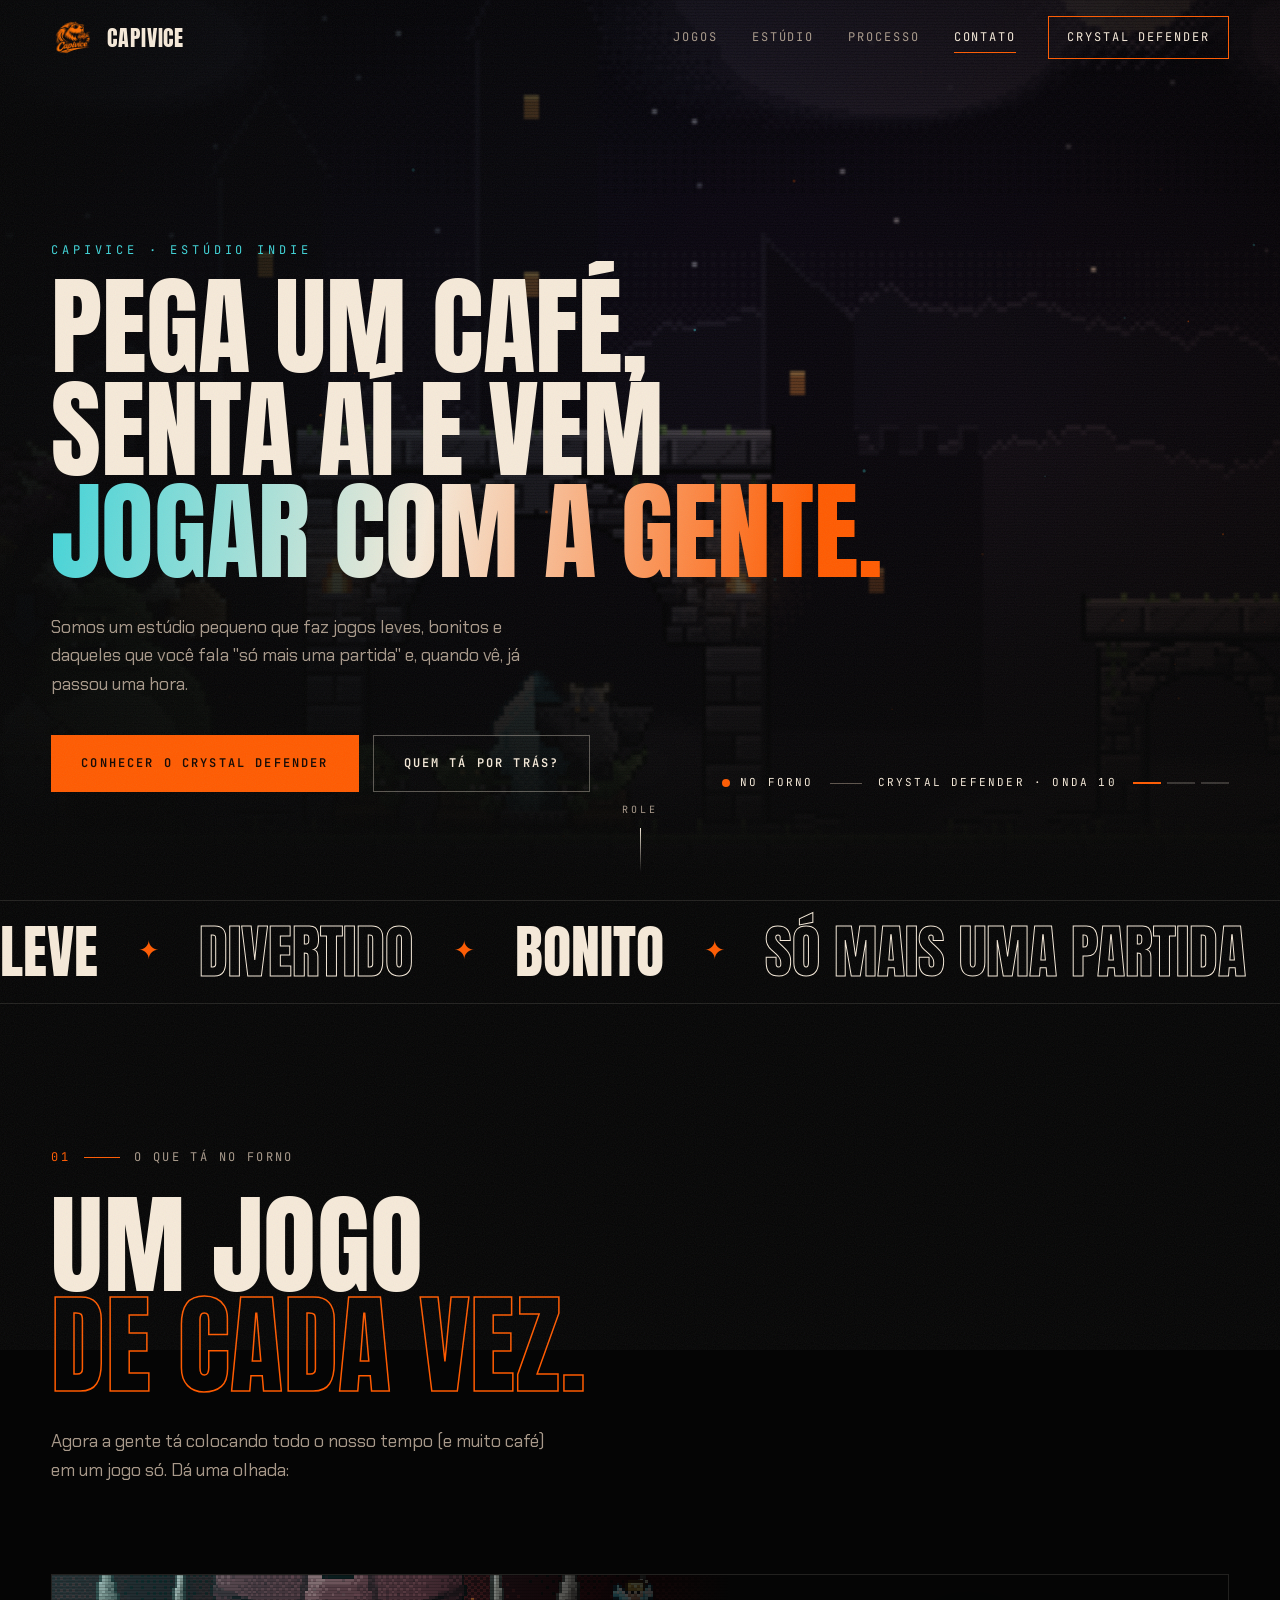
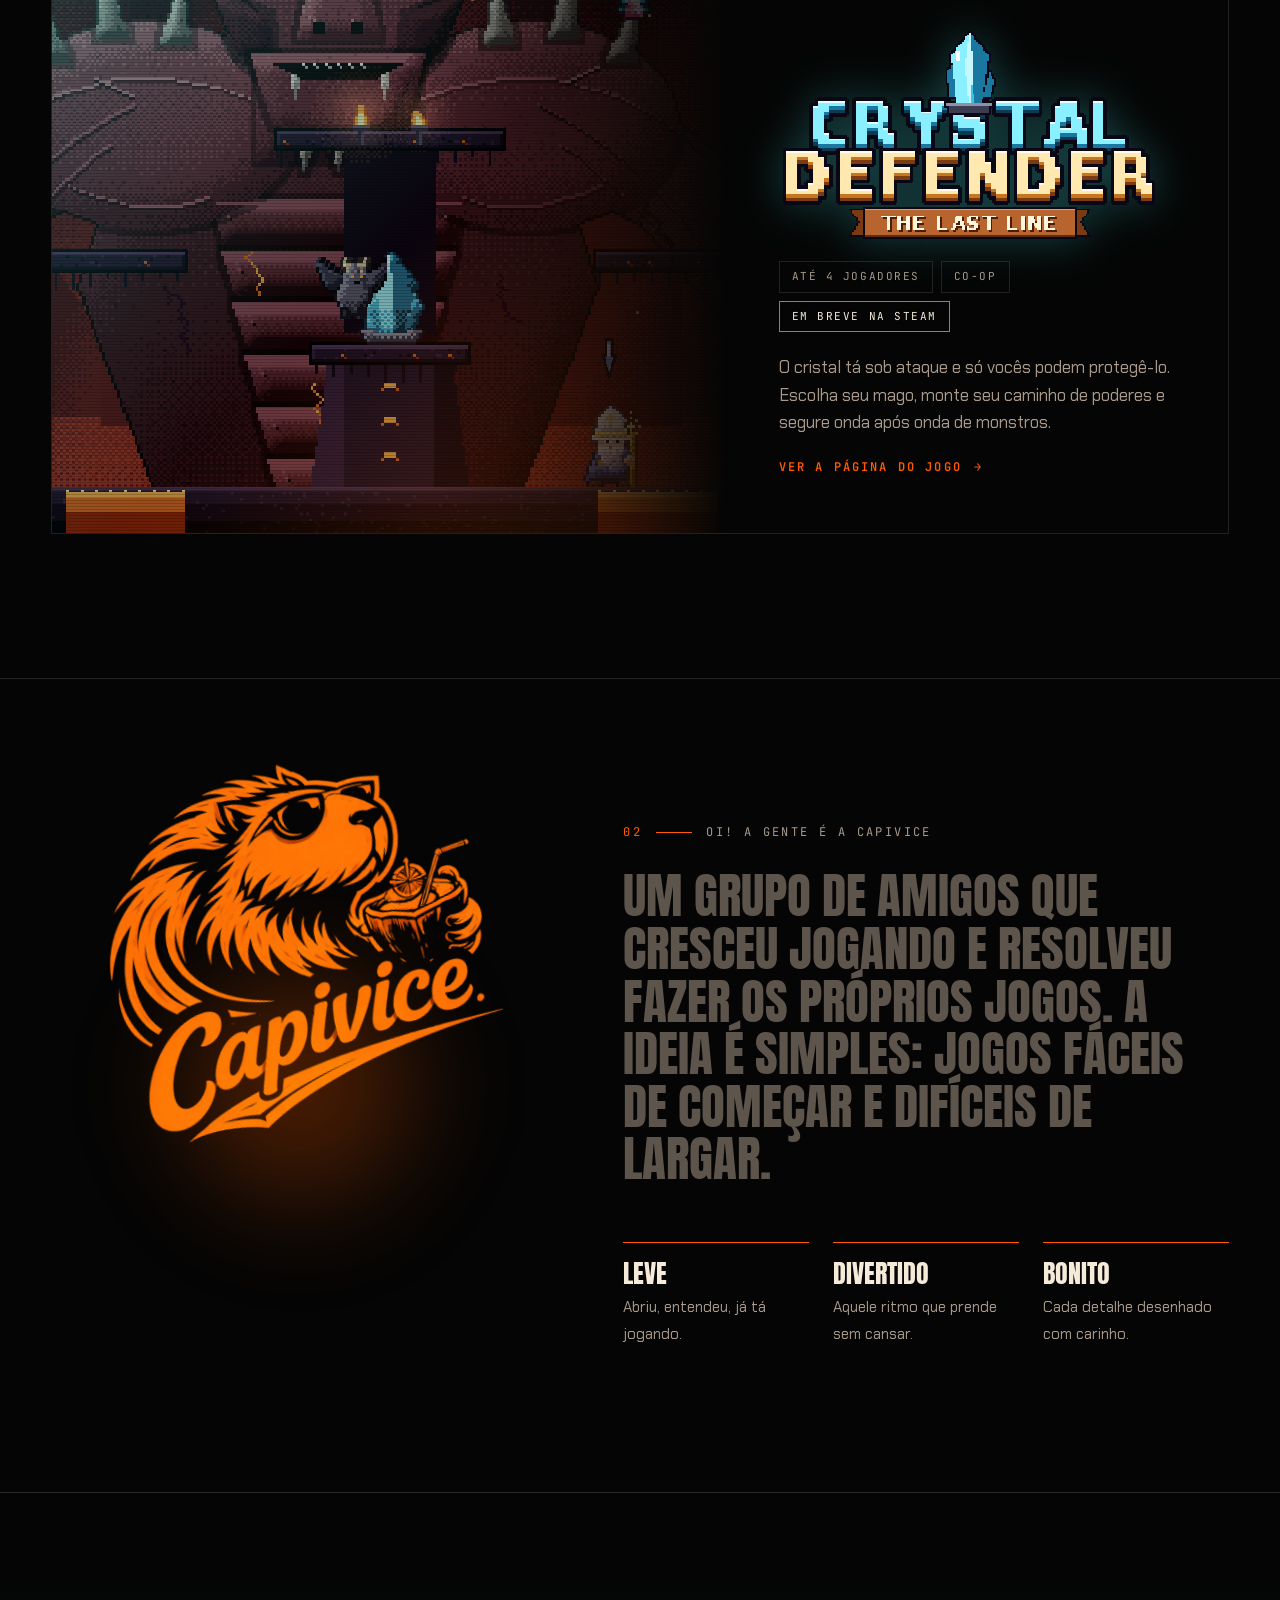
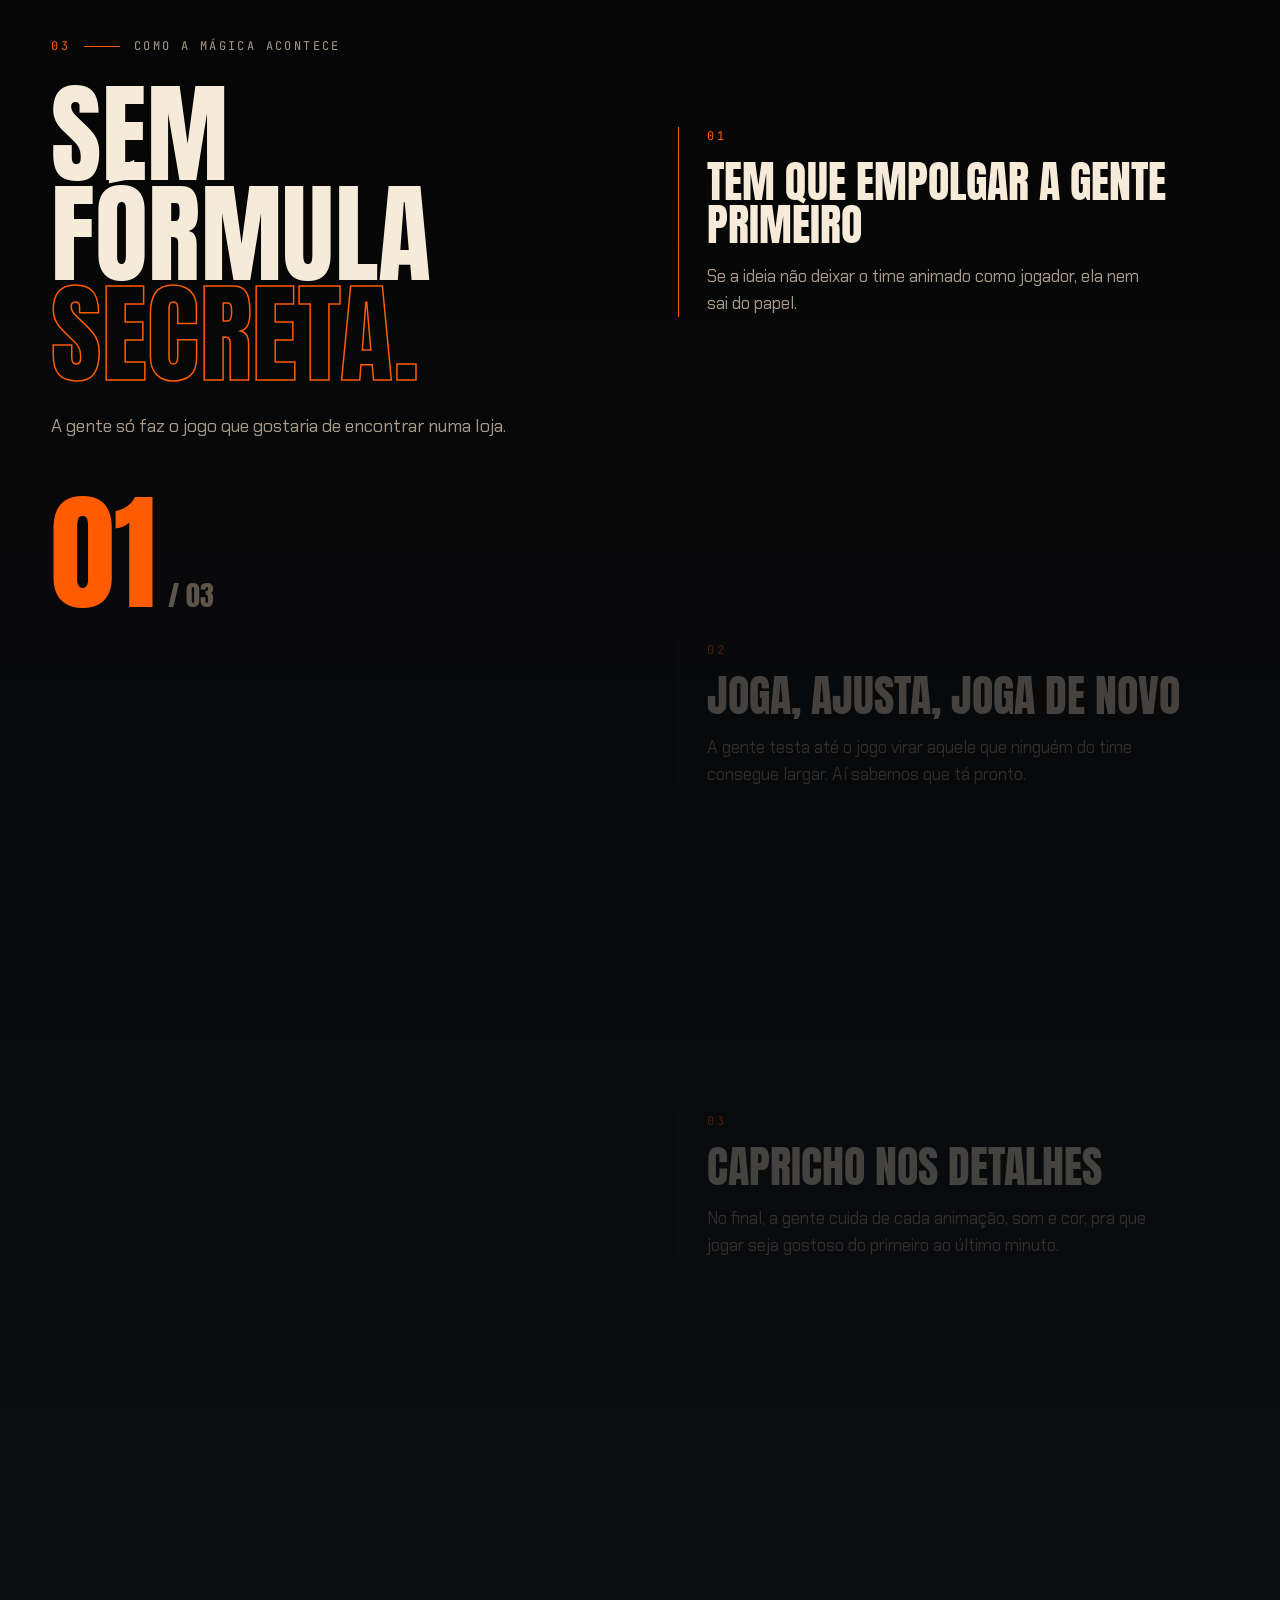
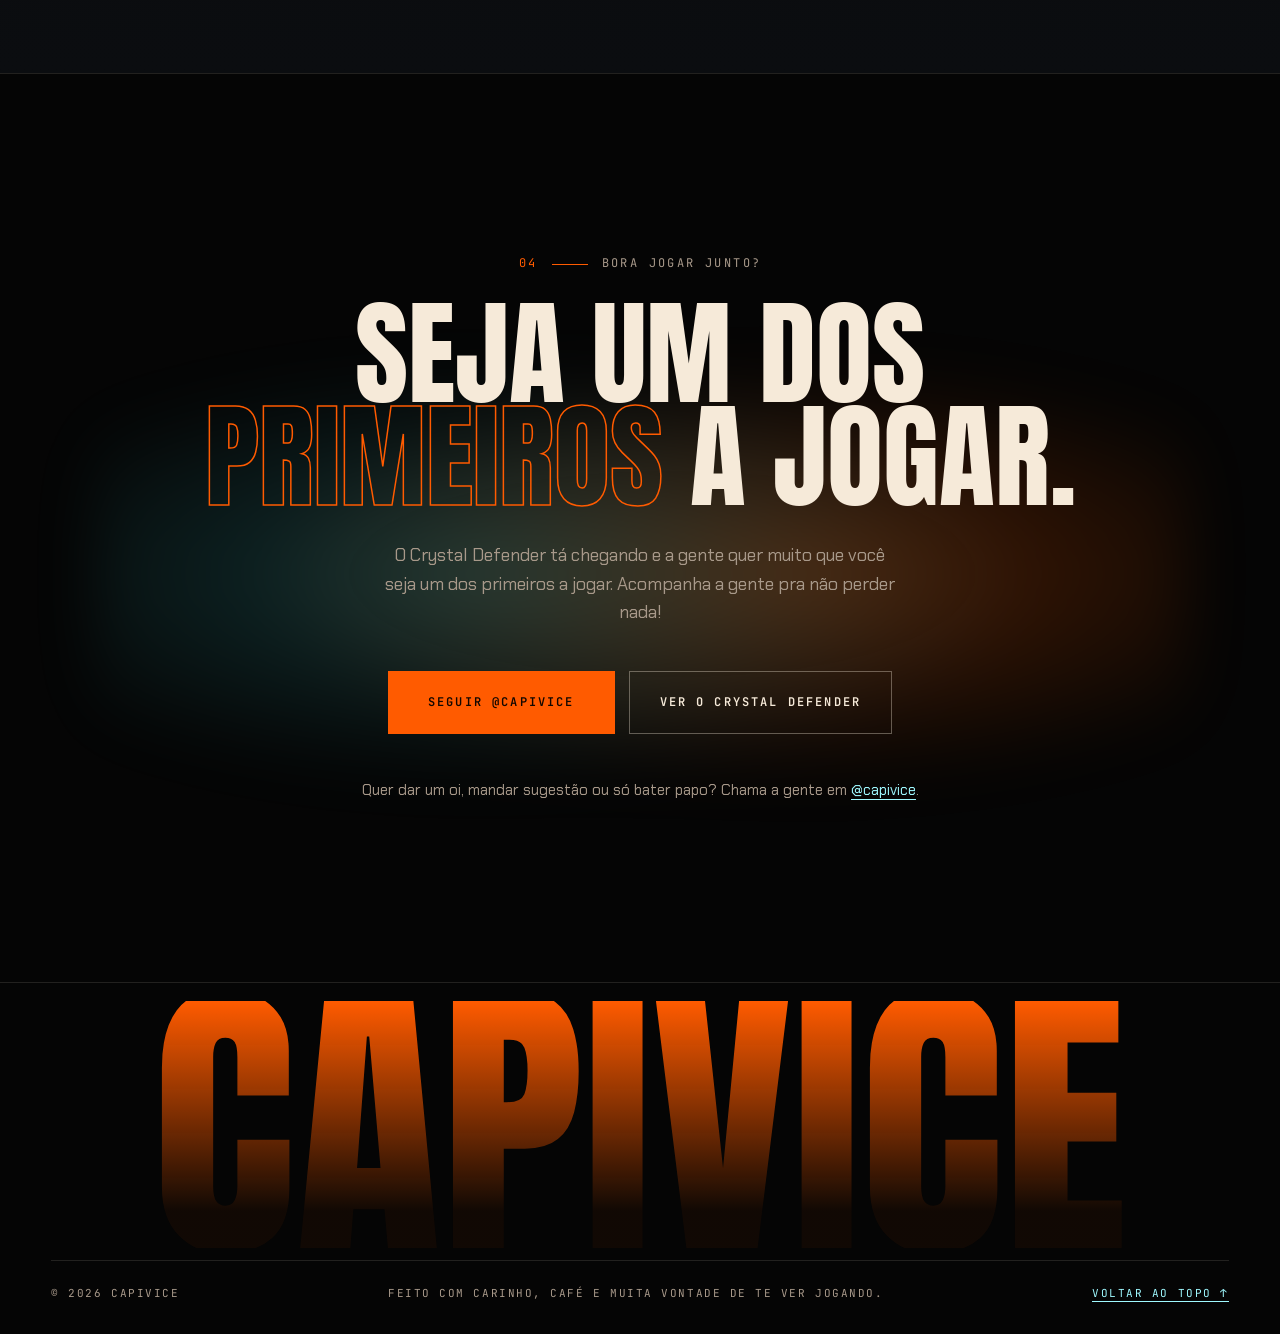
<file: index.html>
<!DOCTYPE html>
<html lang="pt-BR">
<head>
    <meta charset="utf-8">
    <meta name="viewport" content="width=device-width, initial-scale=1">
    <title>Capivice | Estúdio indie de jogos</title>
    <meta name="description" content="A Capivice é um estúdio indie pequeno que faz jogos leves, bonitos e gostosos de jogar. Nosso primeiro jogo é o Crystal Defender: The Last Line.">
    <meta name="theme-color" content="#050505">
    <link rel="icon" href="./assets/capivice-logo-alpha.png">
    <link rel="preconnect" href="https://fonts.googleapis.com">
    <link rel="preconnect" href="https://fonts.gstatic.com" crossorigin>
    <link href="https://fonts.googleapis.com/css2?family=Anton&family=Chakra+Petch:wght@400;500;600;700&family=JetBrains+Mono:wght@400;600&display=swap" rel="stylesheet">
    <link rel="stylesheet" href="./css/style.css">
</head>
<body class="is-loading">
    <!-- Intro -->
    <div class="loader" aria-hidden="true">
        <img src="./assets/capivice-logo.png" alt="" class="loader-logo">
        <div class="loader-bar"><span></span></div>
        <p class="loader-label">Esquentando o café<span class="loader-pct">0</span>%</p>
    </div>

    <div class="grain" aria-hidden="true"></div>

    <header class="site-header">
        <a href="#topo" class="brand" aria-label="Capivice, voltar ao topo">
            <img src="./assets/capivice-logo-alpha.png" alt="" class="brand-logo">
            <span class="brand-name">Capivice</span>
        </a>

        <nav class="nav" aria-label="Principal">
            <a href="#jogos">Jogos</a>
            <a href="#sobre">Estúdio</a>
            <a href="#processo">Processo</a>
            <a href="#contato">Contato</a>
        </nav>

        <a href="./crystal-defender/" class="header-cta">Crystal Defender</a>

        <button class="menu-toggle" aria-expanded="false" aria-controls="mobile-menu" aria-label="Abrir menu">
            <span></span><span></span>
        </button>
    </header>

    <div class="mobile-menu" id="mobile-menu" hidden>
        <a href="#jogos">Jogos</a>
        <a href="#sobre">Estúdio</a>
        <a href="#processo">Processo</a>
        <a href="#contato">Contato</a>
    </div>

    <main id="topo">
        <!-- Hero do estúdio -->
        <section class="hero hero--studio" aria-labelledby="hero-title">
            <div class="hero-slides" aria-hidden="true">
                <img class="hero-slide is-active" src="./assets/game/onda-10-ogro.png" alt="" data-caption="Crystal Defender · Onda 10">
                <img class="hero-slide" src="./assets/game/onda-30-bruxa.png" alt="" data-caption="Crystal Defender · Onda 30" loading="lazy">
                <img class="hero-slide" src="./assets/game/onda-50-morzath.png" alt="" data-caption="Crystal Defender · Onda 50" loading="lazy">
            </div>
            <div class="hero-grade" aria-hidden="true"></div>
            <canvas class="hero-canvas" aria-hidden="true"></canvas>
            <div class="hero-vignette" aria-hidden="true"></div>

            <div class="hero-content">
                <p class="hero-kicker">Capivice · Estúdio indie</p>
                <h1 class="hero-headline" id="hero-title">
                    <span class="line"><span>Pega um café,</span></span>
                    <span class="line"><span>senta aí e vem</span></span>
                    <span class="line"><span><em>jogar com a gente.</em></span></span>
                </h1>
                <p class="hero-tagline">Somos um estúdio pequeno que faz jogos leves, bonitos e daqueles que você fala "só mais uma partida" e, quando vê, já passou uma hora.</p>
                <div class="hero-actions">
                    <a class="btn btn-primary" href="./crystal-defender/"><span>Conhecer o Crystal Defender</span></a>
                    <a class="btn btn-ghost" href="#sobre"><span>Quem tá por trás?</span></a>
                </div>
            </div>

            <div class="hero-meta">
                <span class="badge-live"><i></i> No forno</span>
                <span class="hero-meta-sep"></span>
                <span class="hero-caption">Crystal Defender · Onda 10</span>
                <div class="hero-dots" aria-hidden="true"></div>
            </div>

            <a href="#ticker" class="scroll-cue" aria-label="Rolar para baixo">
                <span>Role</span>
                <i></i>
            </a>
        </section>

        <!-- Ticker -->
        <div class="ticker" id="ticker" aria-hidden="true">
            <div class="ticker-track">
                <span>Leve</span><b>✦</b><span>Divertido</span><b>✦</b><span>Bonito</span><b>✦</b><span>Só mais uma partida</span><b>✦</b>
                <span>Leve</span><b>✦</b><span>Divertido</span><b>✦</b><span>Bonito</span><b>✦</b><span>Só mais uma partida</span><b>✦</b>
            </div>
        </div>

        <!-- Jogos -->
        <section class="games" id="jogos" aria-labelledby="games-title">
            <div class="section-head">
                <p class="eyebrow" data-reveal><span>01</span> O que tá no forno</p>
                <h2 class="display" id="games-title" data-reveal>Um jogo<br><em>de cada vez.</em></h2>
                <p class="lead" data-reveal>
                    Agora a gente tá colocando todo o nosso tempo (e muito café) em um jogo só. Dá uma olhada:
                </p>
            </div>

            <a class="showcase" href="./crystal-defender/" data-reveal>
                <div class="showcase-media" aria-hidden="true">
                    <img src="./assets/game/onda-50-morzath.png" alt="" loading="lazy">
                </div>
                <div class="showcase-body">
                    <img src="./assets/game/crystal-defender-logo.png" alt="Crystal Defender: The Last Line" class="showcase-logo" loading="lazy">
                    <ul class="showcase-tags">
                        <li>Até 4 jogadores</li>
                        <li>Co-op</li>
                        <li>Em breve na Steam</li>
                    </ul>
                    <p>O cristal tá sob ataque e só vocês podem protegê-lo. Escolha seu mago, monte seu caminho de poderes e segure onda após onda de monstros.</p>
                    <span class="showcase-cta">Ver a página do jogo <i>→</i></span>
                </div>
            </a>
        </section>

        <!-- Estúdio -->
        <section class="studio" id="sobre" aria-labelledby="studio-title">
            <div class="studio-logo-wrap" aria-hidden="true">
                <img src="./assets/capivice-logo.png" alt="" class="studio-logo">
            </div>
            <div class="studio-copy">
                <p class="eyebrow" data-reveal><span>02</span> Oi! A gente é a Capivice</p>
                <h2 class="sr-only" id="studio-title">Sobre o estúdio</h2>
                <p class="statement" data-words>
                    Um grupo de amigos que cresceu jogando e resolveu fazer os próprios jogos.
                    A ideia é simples: jogos fáceis de começar e difíceis de largar.
                </p>
                <ul class="pillars">
                    <li data-reveal><strong>Leve</strong><span>Abriu, entendeu, já tá jogando.</span></li>
                    <li data-reveal><strong>Divertido</strong><span>Aquele ritmo que prende sem cansar.</span></li>
                    <li data-reveal><strong>Bonito</strong><span>Cada detalhe desenhado com carinho.</span></li>
                </ul>
            </div>
        </section>

        <!-- Processo -->
        <section class="process" id="processo" aria-labelledby="process-title">
            <div class="process-sticky">
                <p class="eyebrow"><span>03</span> Como a mágica acontece</p>
                <h2 class="display" id="process-title">Sem fórmula<br><em>secreta.</em></h2>
                <p class="lead">A gente só faz o jogo que gostaria de encontrar numa loja.</p>
                <div class="process-counter" aria-hidden="true">
                    <span class="process-counter-num">01</span>
                    <span class="process-counter-total">/ 03</span>
                </div>
            </div>

            <ol class="steps">
                <li class="step" data-step="01">
                    <span class="step-num">01</span>
                    <h3>Tem que empolgar a gente primeiro</h3>
                    <p>Se a ideia não deixar o time animado como jogador, ela nem sai do papel.</p>
                </li>
                <li class="step" data-step="02">
                    <span class="step-num">02</span>
                    <h3>Joga, ajusta, joga de novo</h3>
                    <p>A gente testa até o jogo virar aquele que ninguém do time consegue largar. Aí sabemos que tá pronto.</p>
                </li>
                <li class="step" data-step="03">
                    <span class="step-num">03</span>
                    <h3>Capricho nos detalhes</h3>
                    <p>No final, a gente cuida de cada animação, som e cor, pra que jogar seja gostoso do primeiro ao último minuto.</p>
                </li>
            </ol>
        </section>

        <!-- CTA -->
        <section class="cta" id="contato" aria-labelledby="cta-title">
            <div class="cta-glow" aria-hidden="true"></div>
            <p class="eyebrow" data-reveal><span>04</span> Bora jogar junto?</p>
            <h2 class="cta-title" id="cta-title" data-reveal>Seja um dos<br><em>primeiros</em> a jogar.</h2>
            <p class="lead" data-reveal>
                O Crystal Defender tá chegando e a gente quer muito que você seja um dos primeiros a jogar.
                Acompanha a gente pra não perder nada!
            </p>
            <div class="hero-actions" data-reveal>
                <a class="btn btn-primary btn-lg" href="#" aria-label="Abrir perfil da Capivice"><span>Seguir @capivice</span></a>
                <a class="btn btn-ghost" href="./crystal-defender/"><span>Ver o Crystal Defender</span></a>
            </div>
            <p class="cta-note" data-reveal>Quer dar um oi, mandar sugestão ou só bater papo? Chama a gente em <a href="#" class="link">@capivice</a>.</p>
        </section>
    </main>

    <footer class="site-footer">
        <div class="footer-mark" aria-hidden="true">Capivice</div>
        <div class="footer-row">
            <span>© 2026 Capivice</span>
            <span>Feito com carinho, café e muita vontade de te ver jogando.</span>
            <a href="#topo" class="link">Voltar ao topo ↑</a>
        </div>
    </footer>

    <script src="./js/hero.js" defer></script>
    <script src="./js/main.js" defer></script>
</body>
</html>
</file>
<file: css/style.css>
/* ==========================================================================
   Capivice: tokens
   ========================================================================== */
:root {
    --bg: #050505;
    --bg-2: #0b0d10;
    --ink: #f6ead9;
    --muted: #a8998a;
    --dim: #5d544c;
    --orange: #ff5b00;
    --orange-2: #ff8a3d;
    --cyan: #3fd4d8;
    --cyan-2: #9ff9ff;
    --line: rgba(246, 234, 217, 0.12);

    --f-display: "Anton", "Impact", sans-serif;
    --f-body: "Chakra Petch", system-ui, sans-serif;
    --f-mono: "JetBrains Mono", ui-monospace, monospace;

    --gutter: clamp(16px, 4vw, 56px);
    --ease: cubic-bezier(0.16, 1, 0.3, 1);
    --ease-in-out: cubic-bezier(0.76, 0, 0.24, 1);
    --header-h: 76px;
}

*,
*::before,
*::after {
    box-sizing: border-box;
    margin: 0;
    padding: 0;
}

html {
    scroll-behavior: smooth;
    -webkit-text-size-adjust: 100%;
}

body {
    background: var(--bg);
    color: var(--ink);
    font-family: var(--f-body);
    font-size: 17px;
    line-height: 1.6;
    overflow-x: hidden;
    -webkit-font-smoothing: antialiased;
}

body.is-loading {
    overflow: hidden;
}

img,
svg,
canvas {
    display: block;
    max-width: 100%;
}

a {
    color: inherit;
    text-decoration: none;
}

ul,
ol {
    list-style: none;
}

button {
    font: inherit;
    color: inherit;
    background: none;
    border: 0;
    cursor: pointer;
}

::selection {
    background: var(--orange);
    color: #120700;
}

:focus-visible {
    outline: 2px solid var(--cyan);
    outline-offset: 4px;
}

.sr-only {
    position: absolute;
    width: 1px;
    height: 1px;
    overflow: hidden;
    clip: rect(0 0 0 0);
    white-space: nowrap;
}

/* ==========================================================================
   Loader
   ========================================================================== */
.loader {
    position: fixed;
    inset: 0;
    z-index: 100;
    display: grid;
    place-content: center;
    justify-items: center;
    gap: 22px;
    background: var(--bg);
    transition: clip-path 1.1s var(--ease-in-out);
    clip-path: inset(0 0 0 0);
}

.loader.is-done {
    clip-path: inset(0 0 100% 0);
}

.loader-logo--game {
    width: 220px !important;
    mix-blend-mode: normal !important;
    image-rendering: pixelated;
}

.loader-logo {
    width: 140px;
    mix-blend-mode: screen;
    animation: loader-pulse 1.6s ease-in-out infinite;
}

.loader-bar {
    width: 180px;
    height: 2px;
    background: var(--line);
    overflow: hidden;
}

.loader-bar span {
    display: block;
    height: 100%;
    width: 100%;
    background: linear-gradient(90deg, var(--cyan), var(--orange));
    transform-origin: left;
    transform: scaleX(0);
}

.loader-label {
    font-family: var(--f-mono);
    font-size: 11px;
    letter-spacing: 0.2em;
    text-transform: uppercase;
    color: var(--muted);
}

.loader-pct {
    margin-left: 0.6em;
    color: var(--ink);
}

@keyframes loader-pulse {
    50% { opacity: 0.6; transform: scale(0.97); }
}

/* Film grain */
.grain {
    position: fixed;
    inset: -50%;
    z-index: 90;
    pointer-events: none;
    opacity: 0.07;
    background-image: url("data:image/svg+xml,%3Csvg xmlns='http://www.w3.org/2000/svg' width='160' height='160'%3E%3Cfilter id='n'%3E%3CfeTurbulence type='fractalNoise' baseFrequency='0.9' numOctaves='2' stitchTiles='stitch'/%3E%3C/filter%3E%3Crect width='100%25' height='100%25' filter='url(%23n)'/%3E%3C/svg%3E");
    animation: grain 0.8s steps(4) infinite;
}

@keyframes grain {
    0% { transform: translate(0, 0); }
    25% { transform: translate(-3%, 2%); }
    50% { transform: translate(2%, -3%); }
    75% { transform: translate(-1%, 3%); }
}

/* ==========================================================================
   Header
   ========================================================================== */
.site-header {
    position: fixed;
    inset: 0 0 auto;
    z-index: 50;
    height: var(--header-h);
    display: flex;
    align-items: center;
    gap: 32px;
    padding: 0 var(--gutter);
    transition: transform 0.6s var(--ease), background-color 0.4s ease, border-color 0.4s ease;
    border-bottom: 1px solid transparent;
}

.site-header.is-scrolled {
    background: rgba(5, 5, 5, 0.72);
    backdrop-filter: blur(14px);
    -webkit-backdrop-filter: blur(14px);
    border-color: var(--line);
}

.site-header.is-hidden {
    transform: translateY(-100%);
}

.brand {
    display: flex;
    align-items: center;
    gap: 12px;
    margin-right: auto;
}

.brand-logo {
    width: 44px;
    height: 44px;
    mix-blend-mode: screen;
    transition: transform 0.5s var(--ease);
}

.brand:hover .brand-logo {
    transform: rotate(-8deg) scale(1.08);
}

.brand-name {
    font-family: var(--f-display);
    font-size: 22px;
    letter-spacing: 0.04em;
    text-transform: uppercase;
}

.nav {
    display: flex;
    gap: 34px;
}

.nav a,
.header-cta {
    position: relative;
    font-family: var(--f-mono);
    font-size: 12px;
    letter-spacing: 0.16em;
    text-transform: uppercase;
    color: var(--muted);
    transition: color 0.3s ease;
}

.nav a::after {
    content: "";
    position: absolute;
    left: 0;
    right: 0;
    bottom: -6px;
    height: 1px;
    background: var(--orange);
    transform: scaleX(0);
    transform-origin: right;
    transition: transform 0.5s var(--ease);
}

.nav a:hover,
.nav a.is-active {
    color: var(--ink);
}

.nav a:hover::after,
.nav a.is-active::after {
    transform: scaleX(1);
    transform-origin: left;
}

.header-cta {
    padding: 11px 18px;
    border: 1px solid var(--orange);
    color: var(--ink);
    transition: background-color 0.3s ease, color 0.3s ease;
}

.header-cta:hover {
    background: var(--orange);
    color: #120700;
}

.menu-toggle {
    display: none;
    width: 44px;
    height: 44px;
    position: relative;
}

.menu-toggle span {
    position: absolute;
    left: 10px;
    right: 10px;
    height: 2px;
    background: var(--ink);
    transition: transform 0.4s var(--ease), top 0.4s var(--ease);
}

.menu-toggle span:first-child { top: 17px; }
.menu-toggle span:last-child { top: 25px; }

.menu-toggle[aria-expanded="true"] span:first-child { top: 21px; transform: rotate(45deg); }
.menu-toggle[aria-expanded="true"] span:last-child { top: 21px; transform: rotate(-45deg); }

.mobile-menu {
    position: fixed;
    inset: 0;
    z-index: 45;
    display: flex;
    flex-direction: column;
    justify-content: center;
    gap: 8px;
    padding: var(--header-h) var(--gutter) 40px;
    background: rgba(5, 5, 5, 0.97);
}

.mobile-menu[hidden] {
    display: none;
}

.mobile-menu a {
    font-family: var(--f-display);
    font-size: clamp(40px, 12vw, 64px);
    line-height: 1.1;
    text-transform: uppercase;
    opacity: 0;
    transform: translateY(30px);
    animation: menu-in 0.7s var(--ease) forwards;
}

.mobile-menu a:nth-child(2) { animation-delay: 0.06s; }
.mobile-menu a:nth-child(3) { animation-delay: 0.12s; }
.mobile-menu a:nth-child(4) { animation-delay: 0.18s; }
.mobile-menu a:nth-child(5) { animation-delay: 0.24s; }

@keyframes menu-in {
    to { opacity: 1; transform: none; }
}

/* ==========================================================================
   Buttons, labels, shared type
   ========================================================================== */
.btn {
    position: relative;
    display: inline-flex;
    align-items: center;
    justify-content: center;
    padding: 18px 30px;
    font-family: var(--f-mono);
    font-size: 12px;
    font-weight: 600;
    letter-spacing: 0.18em;
    text-transform: uppercase;
    overflow: hidden;
    isolation: isolate;
    transition: color 0.45s var(--ease), border-color 0.45s var(--ease);
}

.btn::before {
    content: "";
    position: absolute;
    inset: 0;
    z-index: -1;
    transform: translateY(101%);
    transition: transform 0.5s var(--ease);
}

.btn:hover::before {
    transform: translateY(0);
}

.btn-primary {
    background: var(--orange);
    color: #120700;
}

.btn-primary::before {
    background: var(--ink);
}

.btn-ghost {
    border: 1px solid rgba(246, 234, 217, 0.35);
    color: var(--ink);
}

.btn-ghost::before {
    background: var(--cyan);
}

.btn-ghost:hover {
    color: #001314;
    border-color: var(--cyan);
}

.btn-lg {
    padding: 22px 40px;
}

.eyebrow {
    display: flex;
    align-items: center;
    gap: 14px;
    font-family: var(--f-mono);
    font-size: 12px;
    letter-spacing: 0.2em;
    text-transform: uppercase;
    color: var(--muted);
    margin-bottom: 28px;
}

.eyebrow span {
    color: var(--orange);
}

.eyebrow span::after {
    content: "";
    display: inline-block;
    width: 36px;
    height: 1px;
    margin-left: 14px;
    vertical-align: middle;
    background: var(--orange);
}

.display {
    font-family: var(--f-display);
    font-weight: 400;
    font-size: clamp(48px, 8.5vw, 132px);
    line-height: 0.92;
    letter-spacing: 0.005em;
    text-transform: uppercase;
}

.display em,
.cta-title em {
    font-style: normal;
    color: transparent;
    -webkit-text-stroke: 1.5px var(--orange);
}

.lead {
    max-width: 52ch;
    color: var(--muted);
    font-size: clamp(16px, 1.4vw, 19px);
}

.link {
    color: var(--cyan-2);
    background: linear-gradient(currentColor, currentColor) 0 100% / 100% 1px no-repeat;
    transition: background-size 0.4s var(--ease);
}

.link:hover {
    background-size: 0 1px;
    background-position: 100% 100%;
}

/* Scroll reveal */
[data-reveal] {
    opacity: 0;
    transform: translateY(40px);
    transition: opacity 1s var(--ease), transform 1s var(--ease);
    transition-delay: var(--d, 0s);
}

[data-reveal].is-in {
    opacity: 1;
    transform: none;
}

/* ==========================================================================
   Hero
   ========================================================================== */
.hero {
    position: relative;
    min-height: 100vh;
    min-height: 100svh;
    display: flex;
    flex-direction: column;
    justify-content: flex-end;
    padding: calc(var(--header-h) + 40px) var(--gutter) clamp(90px, 12vh, 140px);
    overflow: hidden;
}

.hero-canvas {
    position: absolute;
    inset: 0;
    width: 100%;
    height: 100%;
}

.hero-vignette {
    position: absolute;
    inset: 0;
    pointer-events: none;
    background:
        linear-gradient(to top, var(--bg) 0%, rgba(5, 5, 5, 0.6) 28%, transparent 55%),
        linear-gradient(to right, rgba(5, 5, 5, 0.85) 0%, transparent 55%),
        radial-gradient(ellipse at center, transparent 40%, rgba(0, 0, 0, 0.6) 100%);
}

.hero-content {
    position: relative;
    z-index: 2;
    max-width: 900px;
}

.hero-kicker {
    font-family: var(--f-mono);
    font-size: 12px;
    letter-spacing: 0.32em;
    text-transform: uppercase;
    color: var(--cyan);
    margin-bottom: 18px;
}

.hero-title {
    margin: 0 0 26px -1.5%;
    width: min(560px, 82vw);
}

.hero-logo {
    width: 100%;
    height: auto;
    image-rendering: pixelated;
    opacity: 0;
    transform: scale(1.08);
    filter: blur(12px);
}

body.is-ready .hero-logo {
    opacity: 1;
    transform: none;
    filter: drop-shadow(0 0 28px rgba(63, 212, 216, 0.35)) drop-shadow(0 12px 30px rgba(0, 0, 0, 0.7));
    transition: opacity 1.2s var(--ease), transform 1.6s var(--ease), filter 1.2s var(--ease);
}

/* Headline do estúdio (linhas sobem uma a uma) */
.hero-headline {
    font-family: var(--f-display);
    font-weight: 400;
    font-size: clamp(52px, 8.4vw, 136px);
    line-height: 0.92;
    text-transform: uppercase;
    margin-bottom: 28px;
}

/* O padding extra em cima evita que a máscara corte os acentos (É, Í) */
.hero-headline .line {
    display: block;
    overflow: hidden;
    padding: 0.16em 0 0.03em;
    margin-top: -0.16em;
}

.hero-headline .line > span {
    display: block;
    transform: translateY(105%);
}

.hero-headline em {
    font-style: normal;
    background: linear-gradient(100deg, var(--cyan) 0%, var(--ink) 45%, var(--orange) 90%);
    -webkit-background-clip: text;
    background-clip: text;
    color: transparent;
}

body.is-ready .hero-headline .line > span {
    transform: none;
    transition: transform 1.3s var(--ease);
}

body.is-ready .hero-headline .line:nth-child(2) > span { transition-delay: 0.08s; }
body.is-ready .hero-headline .line:nth-child(3) > span { transition-delay: 0.16s; }

.hero--studio .hero-slide {
    filter: saturate(0.6) contrast(1.1) brightness(0.45) blur(1px);
}

.hero--studio .hero-tagline {
    font-size: clamp(16px, 1.4vw, 19px);
    color: var(--muted);
    max-width: 52ch;
}

/* Screenshots do jogo, tratadas pra identidade do site */
.hero-slides {
    position: absolute;
    inset: 0;
    background: var(--bg);
}

/* A HUD do jogo ocupa ~28% do topo das screenshots: o slide é mais alto que o hero
   e fica ancorado embaixo, então a HUD sai por cima */
.hero-slide {
    position: absolute;
    left: 0;
    bottom: 0;
    width: 100%;
    height: 145%;
    object-fit: cover;
    object-position: 60% 100%;
    image-rendering: pixelated;
    filter: saturate(0.8) contrast(1.12) brightness(0.62);
    opacity: 0;
    transform: scale(1.12);
    transition: opacity 1.6s ease, transform 8s linear;
}

.hero-slide.is-active {
    opacity: 1;
    transform: scale(1.02);
}

.hero-grade {
    position: absolute;
    inset: 0;
    pointer-events: none;
    background:
        repeating-linear-gradient(to bottom, rgba(0, 0, 0, 0.22) 0 1px, transparent 1px 3px),
        linear-gradient(115deg, rgba(63, 212, 216, 0.28) 0%, transparent 45%, rgba(255, 91, 0, 0.32) 100%);
    mix-blend-mode: overlay;
}

.hero-caption {
    color: var(--ink);
    min-width: 22ch;
    transition: opacity 0.4s ease;
}

.hero-caption.is-swapping {
    opacity: 0;
}

.hero-dots {
    display: flex;
    gap: 6px;
}

.hero-dots i {
    position: relative;
    width: 28px;
    height: 2px;
    background: rgba(246, 234, 217, 0.2);
    overflow: hidden;
}

.hero-dots i::after {
    content: "";
    position: absolute;
    inset: 0;
    background: var(--orange);
    transform: scaleX(0);
    transform-origin: left;
}

.hero-dots i.is-done::after {
    transform: scaleX(1);
}

.hero-dots i.is-active::after {
    animation: dot-fill var(--slide-ms, 6000ms) linear forwards;
}

@keyframes dot-fill {
    to { transform: scaleX(1); }
}

.hero-tagline {
    font-size: clamp(18px, 1.8vw, 24px);
    color: var(--ink);
    max-width: 36ch;
    margin-bottom: 36px;
}

.hero-actions {
    display: flex;
    flex-wrap: wrap;
    gap: 14px;
}

.hero-kicker,
.hero-tagline,
.hero .hero-actions,
.hero-meta,
.scroll-cue {
    opacity: 0;
    transform: translateY(20px);
}

body.is-ready .hero-kicker,
body.is-ready .hero-tagline,
body.is-ready .hero .hero-actions,
body.is-ready .hero-meta,
body.is-ready .scroll-cue {
    opacity: 1;
    transform: none;
    transition: opacity 1s var(--ease), transform 1s var(--ease);
}

body.is-ready .hero-tagline { transition-delay: 0.35s; }
body.is-ready .hero .hero-actions { transition-delay: 0.5s; }
body.is-ready .hero-meta { transition-delay: 0.7s; }
body.is-ready .scroll-cue { transition-delay: 0.9s; }

.hero-meta {
    position: absolute;
    z-index: 2;
    right: var(--gutter);
    bottom: clamp(90px, 12vh, 140px);
    display: flex;
    align-items: center;
    gap: 16px;
    font-family: var(--f-mono);
    font-size: 11px;
    letter-spacing: 0.2em;
    text-transform: uppercase;
    color: var(--muted);
}

.hero-meta-sep {
    width: 32px;
    height: 1px;
    background: var(--dim);
}

.badge-live {
    display: inline-flex;
    align-items: center;
    gap: 10px;
    color: var(--ink);
}

.badge-live i {
    width: 8px;
    height: 8px;
    border-radius: 50%;
    background: var(--orange);
    box-shadow: 0 0 0 0 rgba(255, 91, 0, 0.7);
    animation: live 1.8s ease-out infinite;
}

@keyframes live {
    70% { box-shadow: 0 0 0 10px rgba(255, 91, 0, 0); }
    100% { box-shadow: 0 0 0 0 rgba(255, 91, 0, 0); }
}

.scroll-cue {
    position: absolute;
    z-index: 2;
    left: 50%;
    bottom: 28px;
    translate: -50% 0;
    display: flex;
    flex-direction: column;
    align-items: center;
    gap: 10px;
    font-family: var(--f-mono);
    font-size: 10px;
    letter-spacing: 0.3em;
    text-transform: uppercase;
    color: var(--muted);
}

.scroll-cue i {
    width: 1px;
    height: 44px;
    background: linear-gradient(var(--ink), transparent);
    transform-origin: top;
    animation: cue 2.2s var(--ease-in-out) infinite;
}

@keyframes cue {
    0% { transform: scaleY(0); }
    50% { transform: scaleY(1); transform-origin: top; }
    51% { transform-origin: bottom; }
    100% { transform: scaleY(0); transform-origin: bottom; }
}

/* ==========================================================================
   Ticker
   ========================================================================== */
.ticker {
    overflow: hidden;
    border-block: 1px solid var(--line);
    padding: 22px 0;
    background: var(--bg);
}

.ticker-track {
    display: flex;
    align-items: center;
    gap: 40px;
    width: max-content;
    animation: ticker 28s linear infinite;
}

.ticker-track span {
    font-family: var(--f-display);
    font-size: clamp(32px, 4.5vw, 64px);
    line-height: 1;
    text-transform: uppercase;
    white-space: nowrap;
}

.ticker-track span:nth-of-type(even) {
    color: transparent;
    -webkit-text-stroke: 1px var(--ink);
}

.ticker-track b {
    color: var(--orange);
    font-size: clamp(18px, 2vw, 28px);
}

@keyframes ticker {
    to { transform: translateX(-50%); }
}

/* ==========================================================================
   Game
   ========================================================================== */
.game {
    position: relative;
    padding: clamp(100px, 16vh, 180px) var(--gutter);
    background:
        radial-gradient(ellipse 60% 50% at 85% 10%, rgba(63, 212, 216, 0.12), transparent 70%),
        radial-gradient(ellipse 50% 40% at 0% 90%, rgba(255, 91, 0, 0.1), transparent 70%);
}

.section-head {
    display: grid;
    grid-template-columns: 1fr;
    gap: 0;
    margin-bottom: clamp(60px, 10vh, 110px);
}

.section-head .display {
    margin-bottom: 32px;
}

.features {
    display: grid;
    grid-template-columns: repeat(3, minmax(0, 1fr));
    gap: 1px;
    background: var(--line);
    border: 1px solid var(--line);
}

.feature {
    position: relative;
    padding: clamp(28px, 3vw, 44px);
    min-height: 420px;
    display: flex;
    flex-direction: column;
    background: var(--bg);
    overflow: hidden;
    transform-style: preserve-3d;
    transition: opacity 1s var(--ease), transform 1s var(--ease), background-color 0.5s ease;
}

.feature:nth-child(2) { --d: 0.1s; }
.feature:nth-child(3) { --d: 0.2s; }

.feature::before {
    content: "";
    position: absolute;
    inset: 0;
    background: radial-gradient(400px circle at var(--mx, 50%) var(--my, 50%), rgba(255, 91, 0, 0.16), transparent 60%);
    opacity: 0;
    transition: opacity 0.4s ease;
    pointer-events: none;
}

.feature:hover::before {
    opacity: 1;
}

.feature-art {
    width: 120px;
    height: 120px;
    color: var(--cyan);
    margin-bottom: auto;
    transition: color 0.4s ease, transform 0.6s var(--ease);
}

.feature:hover .feature-art {
    color: var(--orange);
    transform: translateY(-6px) rotate(-4deg);
}

.feature-art svg {
    width: 100%;
    height: 100%;
}

.feature-art path,
.feature-art circle {
    stroke-dasharray: 300;
    stroke-dashoffset: 300;
    transition: stroke-dashoffset 2s var(--ease);
}

.feature.is-in .feature-art path,
.feature.is-in .feature-art circle {
    stroke-dashoffset: 0;
}

.feature-art--spell circle:nth-child(2) {
    stroke-dasharray: 4 6;
    stroke-dashoffset: 0;
    transform-origin: 60px 60px;
    animation: spin 12s linear infinite;
}

@keyframes spin {
    to { transform: rotate(360deg); }
}

.feature-num {
    font-family: var(--f-display);
    font-size: 15px;
    color: var(--orange);
    letter-spacing: 0.2em;
    margin: 40px 0 12px;
}

.feature h3 {
    font-family: var(--f-display);
    font-weight: 400;
    font-size: clamp(30px, 2.8vw, 42px);
    line-height: 1;
    text-transform: uppercase;
    margin-bottom: 14px;
}

.feature p {
    color: var(--muted);
}

.game-strip {
    display: grid;
    grid-template-columns: repeat(3, 1fr);
    margin-top: clamp(60px, 10vh, 100px);
}

.game-strip-item {
    padding: 0 clamp(16px, 3vw, 40px);
    border-left: 1px solid var(--line);
}

.game-strip-item:first-child {
    border-left: 0;
    padding-left: 0;
}

.game-strip strong {
    display: block;
    font-family: var(--f-display);
    font-weight: 400;
    font-size: clamp(56px, 7vw, 110px);
    line-height: 1;
    color: var(--ink);
}

.game-strip span {
    font-family: var(--f-mono);
    font-size: 12px;
    letter-spacing: 0.14em;
    text-transform: uppercase;
    color: var(--muted);
}

/* ==========================================================================
   Games (vitrine na LP do estúdio)
   ========================================================================== */
.games {
    padding: clamp(100px, 16vh, 180px) var(--gutter);
}

.showcase {
    position: relative;
    display: grid;
    grid-template-columns: minmax(0, 1.35fr) minmax(0, 1fr);
    min-height: 560px;
    border: 1px solid var(--line);
    overflow: hidden;
    isolation: isolate;
}

.showcase-media {
    position: relative;
    overflow: hidden;
}

.showcase-media::after {
    content: "";
    position: absolute;
    inset: 0;
    background:
        repeating-linear-gradient(to bottom, rgba(0, 0, 0, 0.18) 0 1px, transparent 1px 3px),
        linear-gradient(90deg, transparent 55%, var(--bg) 100%),
        linear-gradient(135deg, rgba(63, 212, 216, 0.25), transparent 50%, rgba(255, 91, 0, 0.3));
    mix-blend-mode: normal;
    pointer-events: none;
}

.showcase-media img {
    width: 100%;
    height: 100%;
    object-fit: cover;
    object-position: 50% 100%;
    transform-origin: 50% 100%;
    image-rendering: pixelated;
    filter: saturate(0.75) contrast(1.1) brightness(0.7);
    transform: scale(1.4);
    transition: filter 0.8s ease, transform 1.4s var(--ease);
}

.showcase:hover .showcase-media img {
    filter: saturate(1) contrast(1.05) brightness(0.9);
    transform: scale(1.45);
}

.showcase-body {
    display: flex;
    flex-direction: column;
    justify-content: center;
    gap: 22px;
    padding: clamp(28px, 4vw, 60px);
    background: var(--bg);
}

.showcase-logo {
    width: min(380px, 100%);
    image-rendering: pixelated;
    filter: drop-shadow(0 0 22px rgba(63, 212, 216, 0.3));
    transition: transform 0.8s var(--ease);
}

.showcase:hover .showcase-logo {
    transform: translateY(-4px) scale(1.02);
}

.showcase-tags {
    display: flex;
    flex-wrap: wrap;
    gap: 8px;
}

.showcase-tags li {
    padding: 6px 12px;
    border: 1px solid var(--line);
    font-family: var(--f-mono);
    font-size: 11px;
    letter-spacing: 0.14em;
    text-transform: uppercase;
    color: var(--muted);
}

.showcase-tags li:last-child {
    border-color: var(--orange);
    color: var(--ink);
}

.showcase-body p {
    color: var(--muted);
    max-width: 44ch;
}

.showcase-cta {
    display: inline-flex;
    align-items: center;
    gap: 12px;
    font-family: var(--f-mono);
    font-size: 12px;
    font-weight: 600;
    letter-spacing: 0.18em;
    text-transform: uppercase;
    color: var(--orange);
}

.showcase-cta i {
    font-style: normal;
    transition: transform 0.5s var(--ease);
}

.showcase:hover .showcase-cta i {
    transform: translateX(8px);
}

/* ==========================================================================
   Gallery
   ========================================================================== */
.gallery {
    padding: clamp(100px, 16vh, 180px) 0;
    border-top: 1px solid var(--line);
    overflow: hidden;
}

.gallery-head {
    padding: 0 var(--gutter);
    margin-bottom: clamp(48px, 8vh, 80px);
}

.gallery-track {
    display: flex;
    gap: clamp(16px, 2vw, 28px);
    padding: 0 var(--gutter) 8px;
    overflow-x: auto;
    scroll-snap-type: x mandatory;
    scroll-padding-inline: var(--gutter);
    scrollbar-width: none;
    cursor: grab;
}

.gallery-track::-webkit-scrollbar {
    display: none;
}

.gallery-track.is-dragging {
    cursor: grabbing;
    scroll-snap-type: none;
}

.shot {
    flex: 0 0 min(68vw, 980px);
    scroll-snap-align: start;
}

.shot:nth-child(2) { --d: 0.08s; }
.shot:nth-child(3) { --d: 0.16s; }

.shot-open {
    position: relative;
    display: block;
    width: 100%;
    aspect-ratio: 16 / 9;
    overflow: hidden;
    border: 1px solid var(--line);
    background: var(--bg-2);
    cursor: zoom-in;
}

/* Grade de cor: escuro e puxado pro laranja/ciano, revela a cor original no hover */
.shot-open::before {
    content: "";
    position: absolute;
    inset: 0;
    z-index: 1;
    pointer-events: none;
    background:
        repeating-linear-gradient(to bottom, rgba(0, 0, 0, 0.18) 0 1px, transparent 1px 3px),
        linear-gradient(135deg, rgba(63, 212, 216, 0.25), transparent 50%, rgba(255, 91, 0, 0.3));
    mix-blend-mode: overlay;
    transition: opacity 0.6s ease;
}

/* Cantoneiras de mira */
.shot-open::after {
    content: "";
    position: absolute;
    inset: 14px;
    z-index: 2;
    pointer-events: none;
    --c: rgba(246, 234, 217, 0.85);
    background:
        linear-gradient(var(--c), var(--c)) top left / 18px 1px,
        linear-gradient(var(--c), var(--c)) top left / 1px 18px,
        linear-gradient(var(--c), var(--c)) top right / 18px 1px,
        linear-gradient(var(--c), var(--c)) top right / 1px 18px,
        linear-gradient(var(--c), var(--c)) bottom left / 18px 1px,
        linear-gradient(var(--c), var(--c)) bottom left / 1px 18px,
        linear-gradient(var(--c), var(--c)) bottom right / 18px 1px,
        linear-gradient(var(--c), var(--c)) bottom right / 1px 18px;
    background-repeat: no-repeat;
    opacity: 0;
    transform: scale(1.04);
    transition: opacity 0.5s var(--ease), transform 0.5s var(--ease);
}

.shot-open img {
    width: 100%;
    height: 100%;
    object-fit: cover;
    image-rendering: pixelated;
    filter: saturate(0.75) contrast(1.1) brightness(0.72);
    transform: scale(1.06);
    clip-path: inset(0 100% 0 0);
    transition: filter 0.6s ease, transform 1.2s var(--ease), clip-path 1.4s var(--ease-in-out);
}

.shot.is-in .shot-open img {
    clip-path: inset(0 0 0 0);
    transform: scale(1);
}

.shot-open:hover img,
.shot-open:focus-visible img {
    filter: none;
    transform: scale(1.03);
}

.shot-open:hover::before,
.shot-open:focus-visible::before {
    opacity: 0;
}

.shot-open:hover::after,
.shot-open:focus-visible::after {
    opacity: 1;
    transform: none;
}

.shot-tag {
    position: absolute;
    z-index: 2;
    top: 18px;
    right: 22px;
    font-family: var(--f-mono);
    font-size: 11px;
    letter-spacing: 0.2em;
    color: var(--ink);
    text-shadow: 0 1px 6px rgba(0, 0, 0, 0.8);
}

.shot figcaption {
    display: flex;
    align-items: baseline;
    gap: 16px;
    margin-top: 18px;
    font-family: var(--f-display);
    font-size: clamp(22px, 2.2vw, 34px);
    line-height: 1.1;
    text-transform: uppercase;
}

.shot figcaption span {
    font-family: var(--f-mono);
    font-size: 11px;
    letter-spacing: 0.2em;
    color: var(--orange);
    white-space: nowrap;
}

.gallery-nav {
    display: flex;
    align-items: center;
    gap: 20px;
    padding: 36px var(--gutter) 0;
}

.gallery-btn {
    width: 52px;
    height: 52px;
    border: 1px solid rgba(246, 234, 217, 0.3);
    font-size: 18px;
    transition: background-color 0.3s ease, color 0.3s ease, border-color 0.3s ease;
}

.gallery-btn:hover {
    background: var(--orange);
    border-color: var(--orange);
    color: #120700;
}

.gallery-progress {
    flex: 1;
    height: 1px;
    background: var(--line);
}

.gallery-progress span {
    display: block;
    height: 100%;
    background: var(--orange);
    transform-origin: left;
    transform: scaleX(0.2);
    transition: transform 0.2s linear;
}

/* Lightbox */
.lightbox {
    position: fixed;
    inset: 0;
    z-index: 95;
    display: grid;
    grid-template-columns: auto 1fr auto;
    align-items: center;
    gap: 16px;
    padding: 24px;
    background: rgba(5, 5, 5, 0.94);
    backdrop-filter: blur(8px);
    animation: lb-in 0.4s var(--ease);
}

.lightbox[hidden] {
    display: none;
}

@keyframes lb-in {
    from { opacity: 0; }
}

.lightbox figure {
    justify-self: center;
    max-width: 100%;
}

.lightbox img {
    max-height: 82vh;
    width: auto;
    margin: 0 auto;
    image-rendering: pixelated;
    border: 1px solid var(--line);
}

.lightbox figcaption {
    margin-top: 14px;
    text-align: center;
    font-family: var(--f-mono);
    font-size: 12px;
    letter-spacing: 0.18em;
    text-transform: uppercase;
    color: var(--muted);
}

.lightbox-close {
    position: absolute;
    top: 18px;
    right: 22px;
    width: 48px;
    height: 48px;
    font-size: 20px;
}

.lightbox-arrow {
    width: 52px;
    height: 52px;
    border: 1px solid rgba(246, 234, 217, 0.3);
    font-size: 18px;
}

.lightbox-arrow:hover,
.lightbox-close:hover {
    color: var(--orange);
    border-color: var(--orange);
}

/* ==========================================================================
   Studio
   ========================================================================== */
.studio {
    position: relative;
    display: grid;
    grid-template-columns: minmax(0, 0.9fr) minmax(0, 1.1fr);
    gap: clamp(40px, 6vw, 100px);
    align-items: center;
    padding: clamp(100px, 16vh, 180px) var(--gutter);
    border-top: 1px solid var(--line);
    overflow: hidden;
}

.studio-logo-wrap {
    position: relative;
    aspect-ratio: 1;
}

.studio-logo-wrap::before {
    content: "";
    position: absolute;
    inset: 12%;
    border-radius: 50%;
    background: radial-gradient(circle, rgba(255, 91, 0, 0.35), transparent 65%);
    filter: blur(40px);
    animation: breathe 5s ease-in-out infinite;
}

.studio-logo {
    position: relative;
    width: 100%;
    height: 100%;
    object-fit: contain;
    mix-blend-mode: screen;
    will-change: transform;
}

@keyframes breathe {
    50% { transform: scale(1.12); opacity: 0.7; }
}

.statement {
    font-family: var(--f-display);
    font-size: clamp(32px, 3.8vw, 60px);
    line-height: 1.08;
    text-transform: uppercase;
    margin-bottom: 56px;
}

.statement .w {
    color: var(--dim);
    transition: color 0.3s ease;
}

.statement .w.is-lit {
    color: var(--ink);
}

.statement .w.is-hot {
    color: var(--orange);
}

.pillars {
    display: grid;
    grid-template-columns: repeat(3, minmax(0, 1fr));
    gap: 24px;
}

.pillars li {
    border-top: 1px solid var(--orange);
    padding-top: 16px;
}

.pillars li:nth-child(2) { --d: 0.1s; }
.pillars li:nth-child(3) { --d: 0.2s; }

.pillars strong {
    display: block;
    font-family: var(--f-display);
    font-weight: 400;
    font-size: 26px;
    text-transform: uppercase;
    line-height: 1.1;
    margin-bottom: 6px;
}

.pillars span {
    font-size: 15px;
    color: var(--muted);
}

/* ==========================================================================
   Process
   ========================================================================== */
.process {
    display: grid;
    grid-template-columns: minmax(0, 1fr) minmax(0, 1fr);
    gap: clamp(40px, 6vw, 100px);
    padding: clamp(100px, 16vh, 180px) var(--gutter);
    border-top: 1px solid var(--line);
    background: linear-gradient(180deg, var(--bg) 0%, var(--bg-2) 100%);
}

.process-sticky {
    position: sticky;
    top: calc(var(--header-h) + 40px);
    align-self: start;
}

.process-sticky .display {
    margin-bottom: 28px;
}

.process-counter {
    display: flex;
    align-items: baseline;
    gap: 12px;
    margin-top: 48px;
    font-family: var(--f-display);
}

.process-counter-num {
    display: inline-block;
    font-size: clamp(80px, 10vw, 160px);
    line-height: 1;
    color: var(--orange);
    transition: opacity 0.25s ease, transform 0.25s ease;
}

.process-counter-num.is-swapping {
    opacity: 0;
    transform: translateY(-20px);
}

.process-counter-total {
    font-size: 28px;
    color: var(--dim);
}

.steps {
    display: flex;
    flex-direction: column;
    gap: clamp(28vh, 36vh, 400px);
    padding: 10vh 0 30vh;
}

.step {
    position: relative;
    padding-left: 28px;
    border-left: 1px solid var(--line);
    opacity: 0.25;
    transition: opacity 0.6s ease, border-color 0.6s ease;
}

.step.is-active {
    opacity: 1;
    border-color: var(--orange);
}

.step-num {
    display: block;
    font-family: var(--f-mono);
    font-size: 12px;
    letter-spacing: 0.2em;
    color: var(--orange);
    margin-bottom: 14px;
}

.step h3 {
    font-family: var(--f-display);
    font-weight: 400;
    font-size: clamp(34px, 3.4vw, 54px);
    line-height: 1;
    text-transform: uppercase;
    margin-bottom: 16px;
}

.step p {
    color: var(--muted);
    max-width: 44ch;
}

/* ==========================================================================
   CTA
   ========================================================================== */
.cta {
    position: relative;
    padding: clamp(120px, 20vh, 220px) var(--gutter);
    text-align: center;
    display: flex;
    flex-direction: column;
    align-items: center;
    overflow: hidden;
    border-top: 1px solid var(--line);
}

.cta-glow {
    position: absolute;
    left: 50%;
    top: 55%;
    width: min(1100px, 140vw);
    aspect-ratio: 2 / 1;
    translate: -50% -50%;
    background:
        radial-gradient(ellipse at 35% 50%, rgba(63, 212, 216, 0.22), transparent 55%),
        radial-gradient(ellipse at 65% 50%, rgba(255, 91, 0, 0.28), transparent 55%);
    filter: blur(30px);
    pointer-events: none;
    animation: glow-drift 10s ease-in-out infinite alternate;
}

@keyframes glow-drift {
    to { transform: rotate(8deg) scale(1.1); }
}

.cta > *:not(.cta-glow) {
    position: relative;
}

.cta .eyebrow {
    justify-content: center;
}

.cta-title {
    font-family: var(--f-display);
    font-weight: 400;
    font-size: clamp(52px, 9vw, 150px);
    line-height: 0.9;
    text-transform: uppercase;
    margin-bottom: 32px;
}

.cta .lead {
    margin-bottom: 44px;
}

.cta .hero-actions {
    justify-content: center;
}

.cta-note {
    margin-top: 44px;
    font-size: 15px;
    color: var(--muted);
}

/* ==========================================================================
   Footer
   ========================================================================== */
.site-footer {
    padding: 0 var(--gutter) 32px;
    border-top: 1px solid var(--line);
    overflow: hidden;
}

.footer-mark {
    font-family: var(--f-display);
    font-size: 23.5vw;
    line-height: 0.82;
    text-transform: uppercase;
    text-align: center;
    margin: 0.06em calc(var(--gutter) * -1) 0.04em;
    background: linear-gradient(180deg, var(--orange) 0%, rgba(255, 91, 0, 0.05) 85%);
    -webkit-background-clip: text;
    background-clip: text;
    color: transparent;
    user-select: none;
}

.footer-mark--game {
    font-size: 15.5vw;
    white-space: nowrap;
    background: linear-gradient(180deg, var(--cyan) 0%, rgba(63, 212, 216, 0.04) 85%);
    -webkit-background-clip: text;
    background-clip: text;
}

.footer-row {
    display: flex;
    justify-content: space-between;
    gap: 24px;
    flex-wrap: wrap;
    font-family: var(--f-mono);
    font-size: 11px;
    letter-spacing: 0.14em;
    text-transform: uppercase;
    color: var(--muted);
    padding-top: 24px;
    border-top: 1px solid var(--line);
}

/* ==========================================================================
   Responsive
   ========================================================================== */
@media (max-width: 1080px) {
    .features {
        grid-template-columns: 1fr;
    }

    .feature {
        min-height: 0;
    }

    .feature-art {
        width: 84px;
        height: 84px;
        margin-bottom: 0;
    }

    .studio {
        grid-template-columns: 1fr;
    }

    .shot {
        flex-basis: 84vw;
    }

    .showcase {
        grid-template-columns: 1fr;
        min-height: 0;
    }

    .showcase-media {
        aspect-ratio: 16 / 9;
    }

    .showcase-media::after {
        background:
            repeating-linear-gradient(to bottom, rgba(0, 0, 0, 0.18) 0 1px, transparent 1px 3px),
            linear-gradient(180deg, transparent 55%, var(--bg) 100%);
    }

    .studio-logo-wrap {
        max-width: 360px;
        width: 70%;
        justify-self: center;
    }
}

@media (max-width: 860px) {
    :root {
        --header-h: 64px;
    }

    .nav,
    .header-cta {
        display: none;
    }

    .menu-toggle {
        display: block;
    }

    .hero {
        padding-bottom: 56px;
    }

    .hero-slide {
        object-position: 50% 100%;
    }

    .hero-meta {
        position: static;
        margin-top: 36px;
        flex-wrap: wrap;
    }

    .scroll-cue,
    .hero-dots {
        display: none;
    }

    .hero-caption {
        min-width: 0;
    }

    .lightbox {
        grid-template-columns: 1fr;
        padding: 64px 12px 24px;
    }

    .lightbox-arrow {
        display: none;
    }

    .hero-vignette {
        background:
            linear-gradient(to top, var(--bg) 0%, rgba(5, 5, 5, 0.75) 40%, transparent 75%),
            radial-gradient(ellipse at center, transparent 40%, rgba(0, 0, 0, 0.6) 100%);
    }

    .process {
        grid-template-columns: 1fr;
    }

    .process-sticky {
        position: static;
    }

    .process-counter {
        display: none;
    }

    .steps {
        gap: 56px;
        padding: 0;
    }

    .step {
        opacity: 1;
    }

    .pillars {
        grid-template-columns: 1fr;
    }

    .game-strip {
        grid-template-columns: 1fr;
        gap: 28px;
    }

    .game-strip-item {
        border-left: 0;
        padding: 0;
        border-top: 1px solid var(--line);
        padding-top: 20px;
    }
}

@media (max-width: 520px) {
    .hero-actions .btn {
        flex: 1 1 100%;
    }

    .footer-row {
        flex-direction: column;
        gap: 10px;
    }
}

@media (prefers-reduced-motion: reduce) {
    *,
    *::before,
    *::after {
        animation-duration: 0.01ms !important;
        animation-iteration-count: 1 !important;
        transition-duration: 0.01ms !important;
        scroll-behavior: auto !important;
    }

    .grain {
        display: none;
    }
}
</file>
